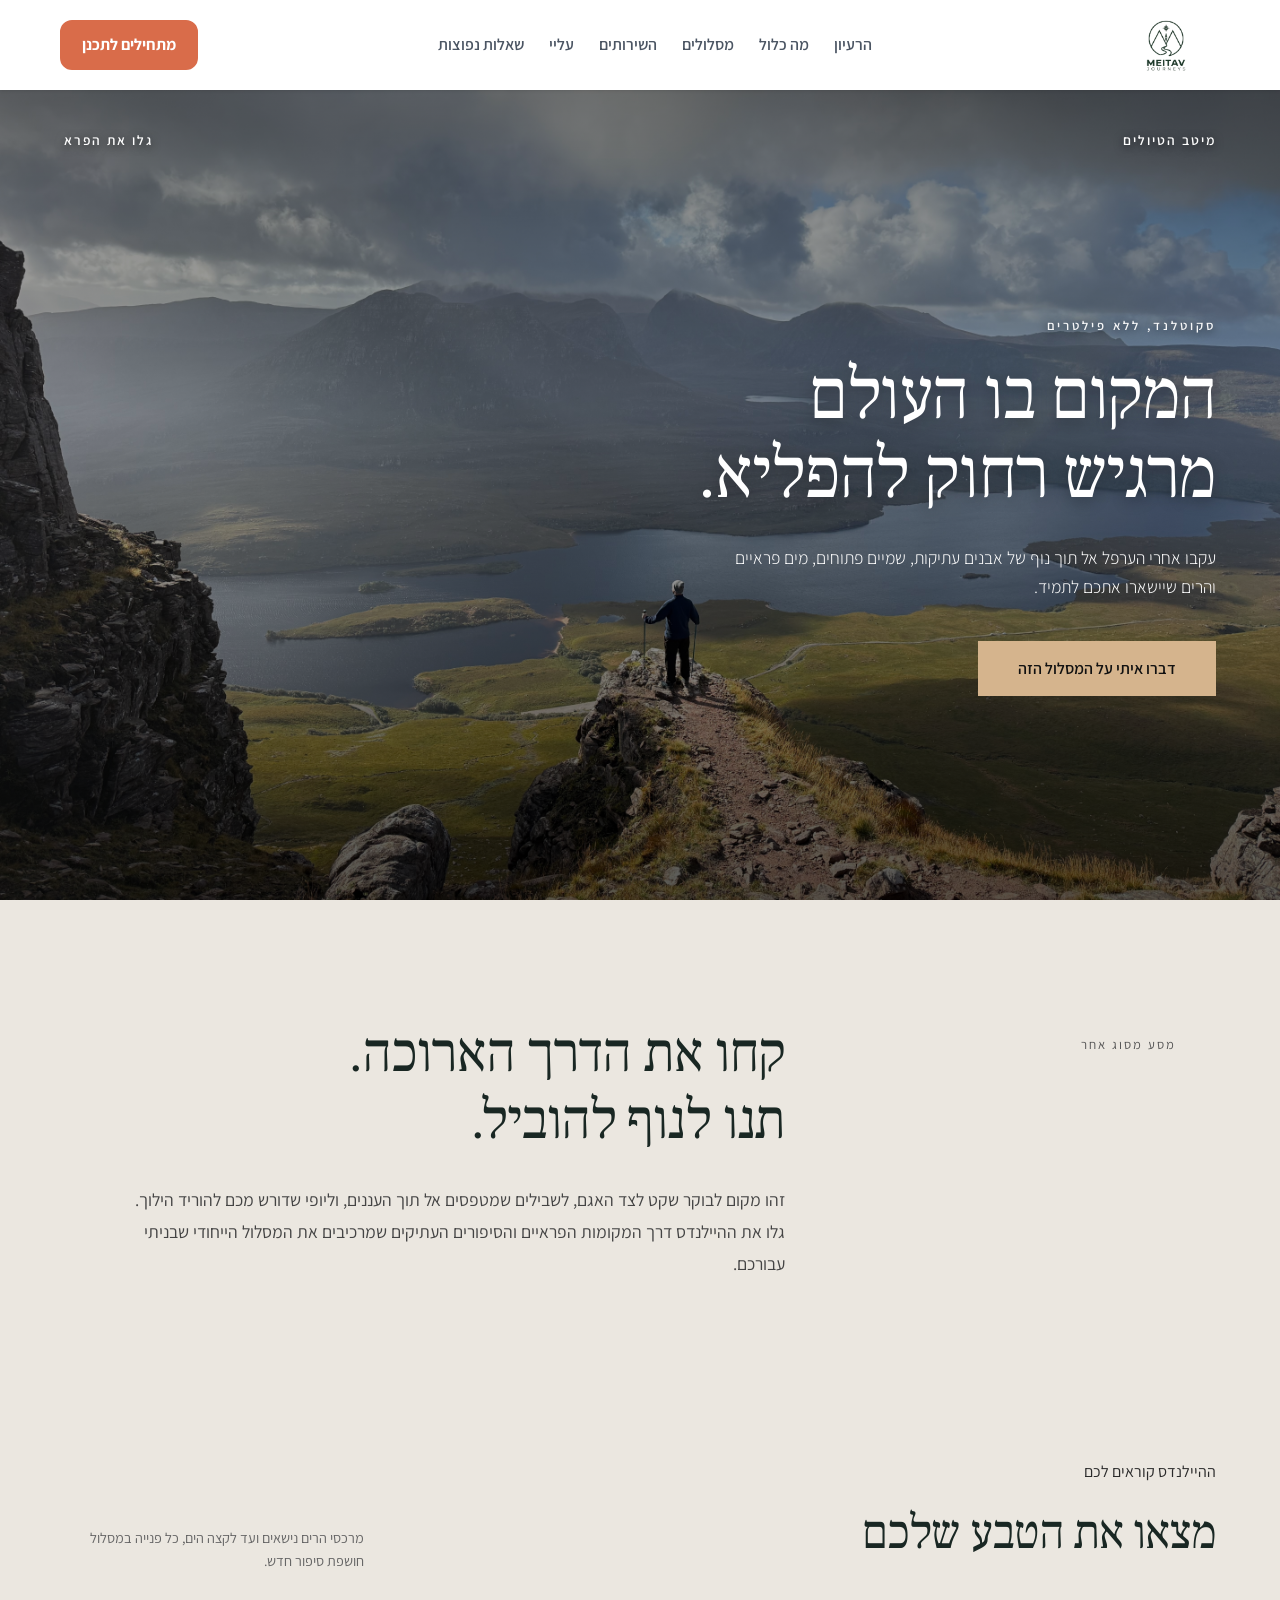
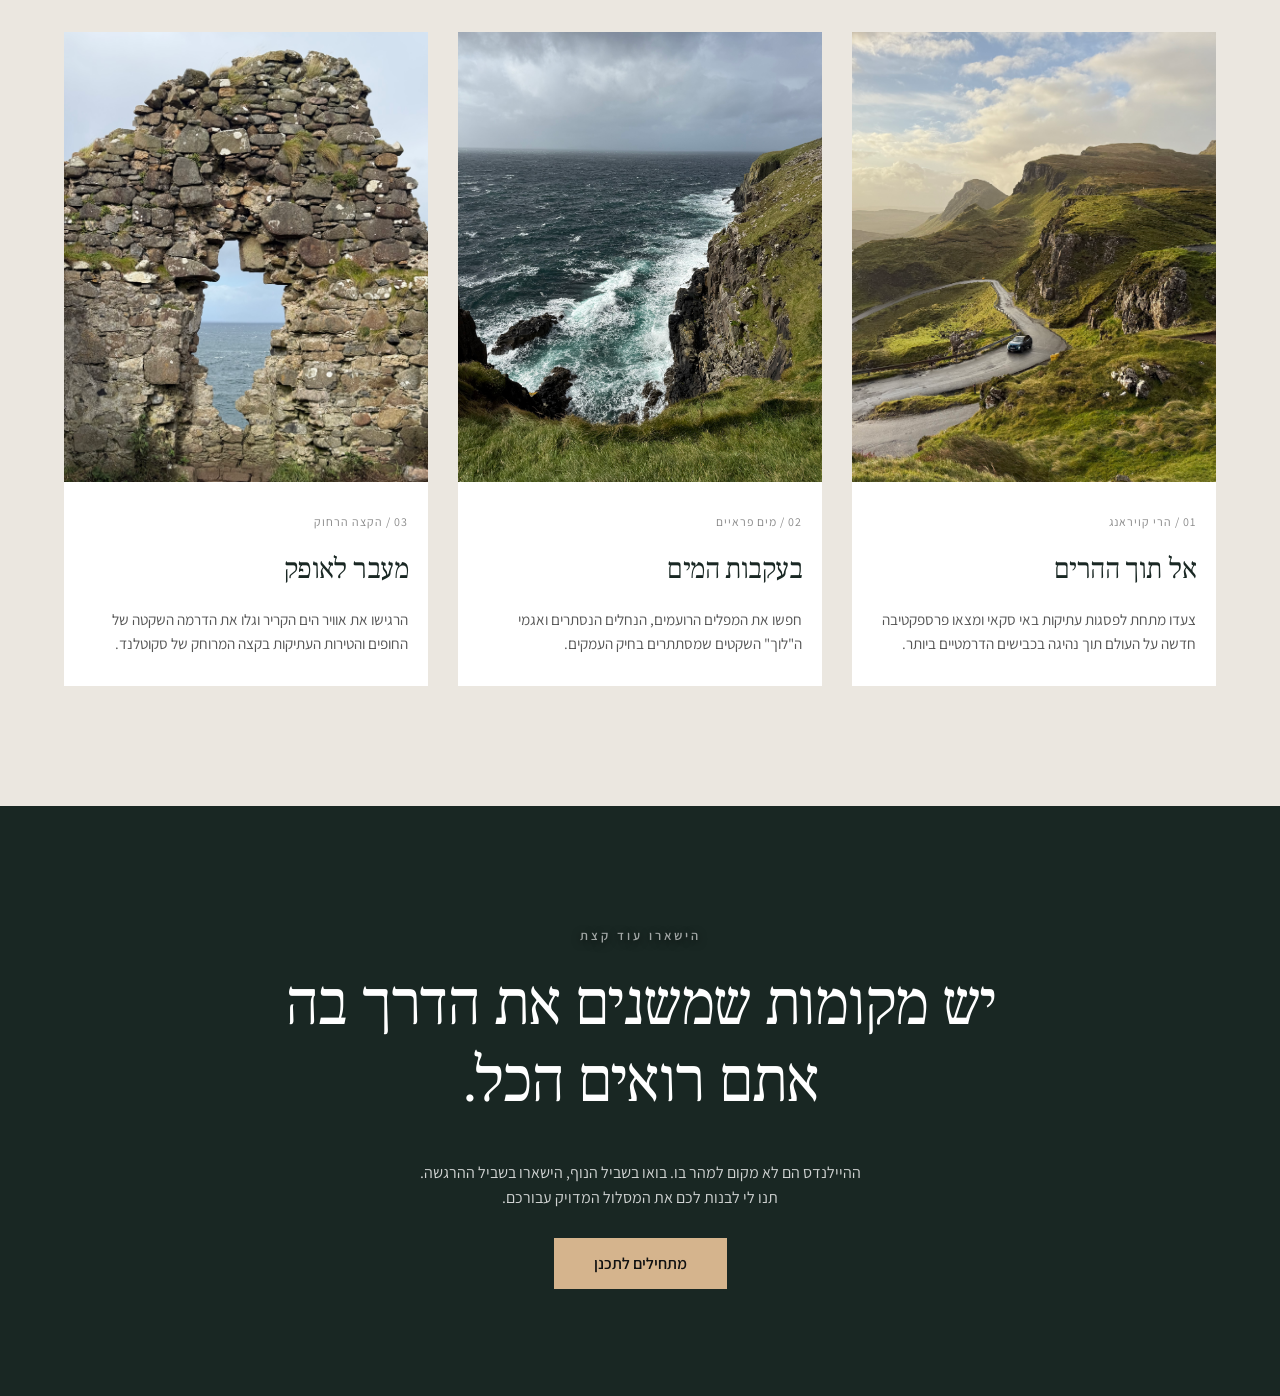
<file: destinations/scotland.html>
<!DOCTYPE html>
<html lang="he" dir="rtl">
<head>
    <meta charset="UTF-8">
    <meta name="viewport" content="width=device-width, initial-scale=1.0">
    <title>סקוטלנד - מסע אל ההיילנדס | מיטב הטיולים</title>

    <!-- Google Fonts -->
    <link rel="preconnect" href="https://fonts.googleapis.com">
    <link rel="preconnect" href="https://fonts.gstatic.com" crossorigin>
    <link href="https://fonts.googleapis.com/css2?family=Assistant:wght@300;400;600&family=Frank+Ruhl+Libre:wght@300;400;700&display=swap" rel="stylesheet">
    
    <!-- CSS -->
    <!-- קודם העיצוב הראשי (לתפריט, לפוטר וכו') -->
    <link rel="stylesheet" href="../css/style.css">
    <link rel="stylesheet" href="../css/form.css">
    <!-- ואז העיצוב המגזיני שדורס ומוסיף את סגנון היעדים -->
    <link rel="stylesheet" href="../css/magazine.css">

    <link rel="icon" type="image/jpeg" href="../images/favicon.jpg">
    <!-- Analytics Script -->
    <script src="../js/analytics.js"></script>
</head>
<main>
    <body class="magazine-layout">

        <!-- התפריט הראשי של האתר יוזרק לכאן אוטומטית -->
        <nav></nav>

        <!-- 1. HERO -->
        <header class="mag-hero" style="background-image: linear-gradient(to bottom, rgba(0,0,0,0.55) 0%, rgba(0,0,0,0.3) 40%, rgba(0,0,0,0.65) 100%), url('../images/scotland.jpg');">
            <div class="mag-hero-top">
                <span>מיטב הטיולים</span>
                <span>גלו את הפרא</span>
            </div>
            
            <div class="mag-hero-center">
                <span class="mag-eyebrow">סקוטלנד, ללא פילטרים</span>
                <div class="mag-title-box">
                    <h1>המקום בו העולם<br>מרגיש רחוק להפליא.</h1>
                </div>
                <p class="mag-hero-desc">עקבו אחרי הערפל אל תוך נוף של אבנים עתיקות, שמיים פתוחים, מים פראיים והרים שיישארו אתכם לתמיד.</p>
                <a href="https://wa.me/972000000000?text=%D7%94%D7%99%D7%99%20%D7%9E%D7%99%D7%98%D7%91,%20%D7%90%D7%A0%D7%99%20%D7%A8%D7%95%D7%A6%D7%94%20%D7%9C%D7%AA%D7%9B%D7%A0%D7%9F%20%D7%9E%D7%A1%D7%A2%20%D7%9C%D7%A1%D7%A7%D7%95%D7%98%D7%9C%D7%A0%D7%93" target="_blank" class="mag-btn">דברו איתי על המסלול הזה</a>
            </div>
        </header>

        <!-- 2. TEXT SECTION -->
        <section class="mag-text-section">
            <div class="eyebrow-dark">מסע מסוג אחר</div>
            <div class="mag-text-content">
                <h2>קחו את הדרך הארוכה.<br>תנו לנוף להוביל.</h2>
                <p>זהו מקום לבוקר שקט לצד האגם, לשבילים שמטפסים אל תוך העננים, וליופי שדורש מכם להוריד הילוך. גלו את ההיילנדס דרך המקומות הפראיים והסיפורים העתיקים שמרכיבים את המסלול הייחודי שבניתי עבורכם.</p>
            </div>
        </section>

        <!-- 3. GALLERY -->
        <section class="mag-gallery-section">
            <div class="mag-gallery-header">
                <div>
                    <div class="eyebrow-dark" style="margin-bottom: 10px;">ההיילנדס קוראים לכם</div>
                    <h2>מצאו את הטבע שלכם</h2>
                </div>
                <p style="max-width: 300px; font-size: 0.9rem; color: #666; margin: 0;">מרכסי הרים נישאים ועד לקצה הים, כל פנייה במסלול חושפת סיפור חדש.</p>
            </div>

            <div class="mag-grid">
                <div class="mag-card">
                    <img src="../images/scotland-1.jpg" alt="אל תוך ההרים">
                    <div class="mag-card-content">
                        <div class="mag-card-eyebrow">01 / הרי קויראנג</div>
                        <h3>אל תוך ההרים</h3>
                        <p>צעדו מתחת לפסגות עתיקות באי סקאי ומצאו פרספקטיבה חדשה על העולם תוך נהיגה בכבישים הדרמטיים ביותר.</p>
                    </div>
                </div>
                
                <div class="mag-card">
                    <img src="../images/scotland-2.jpg" alt="בעקבות המים">
                    <div class="mag-card-content">
                        <div class="mag-card-eyebrow">02 / מים פראיים</div>
                        <h3>בעקבות המים</h3>
                        <p>חפשו את המפלים הרועמים, הנחלים הנסתרים ואגמי ה"לוך" השקטים שמסתתרים בחיק העמקים.</p>
                    </div>
                </div>

                <div class="mag-card">
                    <img src="../images/scotland-3.jpg" alt="מעבר לאופק">
                    <div class="mag-card-content">
                        <div class="mag-card-eyebrow">03 / הקצה הרחוק</div>
                        <h3>מעבר לאופק</h3>
                        <p>הרגישו את אוויר הים הקריר וגלו את הדרמה השקטה של החופים והטירות העתיקות בקצה המרוחק של סקוטלנד.</p>
                    </div>
                </div>
            </div>
        </section>

        <!-- 4. BOTTOM / CALL TO ACTION -->
        <section class="mag-bottom">
            <div class="mag-eyebrow" style="color: rgba(255,255,255,0.6);">הישארו עוד קצת</div>
            <h2>יש מקומות שמשנים את הדרך בה אתם רואים הכל.</h2>
            <p style="margin-bottom: 40px; color: rgba(255,255,255,0.8);">ההיילנדס הם לא מקום למהר בו. בואו בשביל הנוף, הישארו בשביל ההרגשה.<br>תנו לי לבנות לכם את המסלול המדויק עבורכם.</p>
            <a href="https://wa.me/972000000000?text=%D7%94%D7%99%D7%99%20%D7%9E%D7%99%D7%98%D7%91,%20%D7%A7%D7%A8%D7%90%D7%AA%D7%99%20%D7%90%D7%AA%20%D7%94%D7%9E%D7%A1%D7%9C%D7%95%D7%9C%20%D7%9C%D7%A1%D7%A7%D7%95%D7%98%D7%9C%D7%A0%D7%93%20%D7%95%D7%90%D7%A0%D7%99%20%D7%A8%D7%95%D7%A6%D7%94%20%D7%9C%D7%94%D7%AA%D7%97%D7%99%D7%9C%20%D7%9C%D7%AA%D7%9B%D7%A0%D7%9F" class="mag-btn" target="_blank">מתחילים לתכנן</a>
        </section>

        <!-- SCRIPTS -->
        <script src="../js/navbar.js"></script>
        <script src="../js/analytics.js"></script>
        <script src="../js/lead-modal.js"></script>
        <script src="../js/config.js"></script>
    </body>
    </main>
</html>
</file>
<file: css/style.css>
/* ==========================================
   GLOBAL RESETS & CORE STYLES
   ========================================== */
* {
    box-sizing: border-box;
    margin: 0;
    padding: 0;
}

html {
    scroll-behavior: smooth;
}

body {
    font-family: 'Assistant', sans-serif;
    background-color: #FAF9F6;
    color: #2C3E50;
    line-height: 1.6;
}

.bg-white { background-color: #FFFFFF; }
.bg-light, .services-bg { background-color: #FAF8F5; } /* עודכן לשמנת מוארת ונקייה */

h1, h2, h3, h4, .logo, .nav-links a:hover, .item-text h4, .category-title {
    color: #1A2B4C;
}

h1, h2, h3 {
    letter-spacing: -0.02em;
}

/* ==========================================
   BUTTONS & BADGES
   ========================================== */
.btn-primary, .nav-btn, .card-btn.btn-secondary {
    background: #D96C4A;
    color: #ffffff;
    border: 2px solid #D96C4A;
    border-radius: 12px;
    font-weight: 700;
    text-decoration: none;
    transition: all 0.3s ease;
    text-align: center;
}

.btn-primary {
    padding: 12px 32px;
    font-size: 1.1rem;
    display: inline-block;
    box-shadow: 0 4px 6px rgba(0,0,0,0.1);
}

.nav-btn {
    padding: 10px 20px;
    display: inline-flex;
    align-items: center;
    gap: 8px;
}

.btn-primary:hover, .nav-btn:hover, .card-btn.btn-secondary:hover {
    background: #C85A32;
    border-color: #C85A32;
    transform: translateY(-3px);
}

.btn-outline {
    background: transparent;
    border: 2px solid #FAF9F6;
    color: #ffffff;
    padding: 12px 32px;
    border-radius: 12px;
    font-weight: 700;
    font-size: 1.1rem;
    text-decoration: none;
    display: inline-block;
    transition: all 0.3s ease;
    text-align: center;
}

.btn-outline:hover {
    background: #FAF9F6;
    color: #1A2B4C;
    transform: translateY(-3px);
}

.card-btn {
    display: block;
    text-align: center;
    background: #1A2B4C;
    color: #ffffff;
    padding: 12px;
    border-radius: 12px;
    text-decoration: none;
    font-weight: 700;
    transition: background 0.2s ease;
}

.card-btn:hover { background: #101c36; }
.service-card.highlight .card-btn { background: #D96C4A; }
.service-card.highlight .card-btn:hover { background: #C85A32; }

.badge, .eyebrow, .popular-badge { 
    background: #D96C4A; 
    color: #ffffff; 
    padding: 4px 12px; 
    border-radius: 50px; 
    font-size: 0.85rem; 
    font-weight: 700; 
    display: inline-block; 
    margin-bottom: 15px; 
}

/* ==========================================
   NAVIGATION BAR (NAV)
   ========================================== */
nav { background: #ffffff; box-shadow: 0 1px 3px rgba(0,0,0,0.1); position: sticky; top: 0; z-index: 50; }
.nav-container { max-width: 1200px; margin: 0 auto; padding: 15px 20px; display: flex; justify-content: space-between; align-items: center; }
.logo { font-weight: 700; font-size: 1.25rem; display: flex; align-items: center; gap: 10px; cursor: pointer; text-decoration: none; }
.logo-img { height: 60px; width: auto; object-fit: contain; display: block; }
.logo-subtext { font-size: 0.8rem; font-weight: 400; color: #6b7280; display: block; }
.nav-links { display: flex; gap: 25px; list-style: none; }
.nav-links a { color: #4b5563; text-decoration: none; font-weight: 600; transition: color 0.2s ease-in-out; }

/* ==========================================
   HERO SECTION
   ========================================== */
.hero {
    /* עודכן: שקיפות הופחתה ל-0.72 ול-0.15 כדי לתת לתמונה אוויר ומרחב */
    background: linear-gradient(to left, rgba(26, 43, 76, 0.72) 0%, rgba(26, 43, 76, 0.15) 100%),
                url('https://images.unsplash.com/photo-1488085061387-422e29b40080?ixlib=rb-4.0.3&auto=format&fit=crop&w=1920&q=80') center/cover;
    color: #ffffff; padding: 80px 20px; text-align: center; min-height: 65vh; display: flex; flex-direction: column; justify-content: center; align-items: center;
}
.hero h1 { font-size: 2.5rem; font-weight: 800; margin-bottom: 20px; line-height: 1.2; color: #ffffff; text-shadow: 0 2px 8px rgba(0, 0, 0, 0.4); } /* עודכן: הוספת הצללה לקריאות */
.hero p { font-size: 1.15rem; max-width: 700px; margin: 0 auto 30px; font-weight: 300; color: #e2e8f0; text-shadow: 0 2px 8px rgba(0, 0, 0, 0.4); } /* עודכן: הוספת הצללה לקריאות */
.hero-highlight { font-size: 1.4rem; font-weight: 700; margin-top: 10px; margin-bottom: 25px; color: #ffffff; text-shadow: 0 2px 8px rgba(0, 0, 0, 0.4); } /* עודכן: הוספת הצללה לקריאות */
.trust-line { font-size: 0.85rem; color: rgba(255, 255, 255, 0.9); margin-top: 20px; font-weight: 400; letter-spacing: 0.5px; text-shadow: 0 1px 4px rgba(0,0,0,0.5); }
.hero-buttons { display: flex; gap: 20px; justify-content: center; margin-top: 30px; flex-wrap: wrap; }

/* ==========================================
   PAGE SECTIONS & LAYOUT GUIDES
   ========================================== */
.section { max-width: 1200px; margin: 0 auto; padding: 80px 20px; }
.section-title { text-align: center; margin-bottom: 50px; }
.section-title h2 { font-size: 2.2rem; font-weight: 800; margin-bottom: 10px; }
.section-title p { color: #6b7280; font-size: 1.1rem; }
section .eyebrow { background: transparent; color: #D96C4A; padding: 0; display: block; font-size: 0.85rem; letter-spacing: 2px; text-transform: uppercase; margin-bottom: 12px;}

/* ==========================================
   UI CARDS (SERVICES, DESTINATIONS, INCLUDED)
   ========================================== */
.service-card, .dest-card, .included-item, .custom-banner {
    background: #ffffff;
    border-radius: 16px;
    border: none;
    box-shadow: 0 10px 30px rgba(26, 43, 76, 0.05);
    transition: transform 0.3s ease, box-shadow 0.3s ease;
}

.service-card:hover, .dest-card:hover, .included-item:hover {
    transform: translateY(-5px);
    box-shadow: 0 15px 35px rgba(26, 43, 76, 0.1);
}

/* התאמת כרטיסיית יעד לחיצה מלאה (כמו סקוטלנד) */
a.dest-card {
    text-decoration: none;
    color: inherit;
    display: block;
}

/* ==========================================
   SERVICES SECTION
   ========================================== */
.services-grid { display: grid; grid-template-columns: repeat(auto-fit, minmax(300px, 1fr)); gap: 30px; max-width: 1000px; margin: 0 auto; }
.service-card { padding: 40px 30px; position: relative; display: flex; flex-direction: column; }
.service-card.highlight { border-top: 5px solid #D96C4A; background-color: #FFFFFF; transform: translateY(-5px); }
.popular-badge { position: absolute; top: -15px; left: 50%; transform: translateX(-50%); }
.service-card h3 { font-size: 1.5rem; margin-bottom: 10px; font-weight: 700; }
.price { font-size: 1.3rem; font-weight: 800; color: #D96C4A; margin-bottom: 20px; }
.service-card p { margin-bottom: 25px; flex-grow: 1; }
.service-list { list-style: none; margin-bottom: 30px; }
.service-list li { margin-bottom: 12px; display: flex; align-items: center; gap: 10px; }
.service-list li::before { content: "✓"; color: #10B981; font-weight: bold; font-size: 1.1rem; }

/* ==========================================
   SPLIT SECTION ("הרעיון") & ABOUT
   ========================================== */
.split-section { display: flex; align-items: center; justify-content: space-between; gap: 50px; max-width: 1200px; margin: 0 auto; padding: 60px 20px; }
.split-content { flex: 1; min-width: 0; }
.split-content h2 { font-size: 2.2rem; margin-bottom: 20px; }
.numbered-list { display: flex; flex-direction: column; gap: 25px; margin: 0; padding: 0; }
.numbered-item { display: flex; gap: 20px; align-items: flex-start; }
.item-number { font-size: 2.5rem; font-weight: 800; color: #cbd5e1; line-height: 1; min-width: 50px; }
.item-text h4 { font-size: 1.15rem; margin-bottom: 5px; font-weight: 700; }
.item-text p { font-size: 0.95rem; color: #64748b; line-height: 1.5; margin: 0; text-align: right;}
.split-image { flex: 1; min-width: 0; height: 480px; border-radius: 8px; overflow: hidden; background: #f1f5f9; }
.split-image img, .about-img img { width: 100%; height: 100%; object-fit: cover; display: block; border-radius: 16px; }

.about-grid { display: flex; flex-wrap: wrap; align-items: center; gap: 50px; }
.about-img { flex: 1; min-width: 280px; text-align: center; }
.about-img img { max-width: 400px; box-shadow: 0 20px 25px -5px rgba(0,0,0,0.1); }
.about-text { flex: 1.5; min-width: 300px; }
.about-text h2 { font-size: 2rem; font-weight: 800; margin-bottom: 20px; }
.about-text h3 { font-size: 1.5rem; color: #374151; margin-bottom: 15px; font-weight: 700; }
.about-text p { text-align: right; font-size: 1.15rem; margin-bottom: 20px; line-height: 1.8; }

/* ==========================================
   CATEGORY TITLES & DESTINATIONS
   ========================================== */
.category-block { margin-bottom: 55px; }
.category-title { font-size: 1.6rem; font-weight: 800; background: linear-gradient(to top, #FAF8F5, #e2e8f0); padding: 10px 30px; border-bottom: 3px solid #D96C4A; border-radius: 8px; width: fit-content; margin: 0 auto 25px auto; display: flex; align-items: center; justify-content: center; gap: 10px; box-shadow: 0 2px 4px rgba(0,0,0,0.05); }
.dest-grid { display: flex; gap: 20px; overflow-x: auto; padding-bottom: 20px; scroll-snap-type: x mandatory; -webkit-overflow-scrolling: touch; }
.dest-grid::-webkit-scrollbar { height: 8px; }
.dest-grid::-webkit-scrollbar-track { background: #f1f5f9; border-radius: 4px; }
.dest-grid::-webkit-scrollbar-thumb { background: #94a3b8; border-radius: 4px; }
.dest-card { flex: 0 0 320px; scroll-snap-align: start; overflow: hidden; }
.dest-img { height: 180px; position: relative; overflow: hidden; }
.duration-tag { position: absolute; top: 15px; right: 15px; background: rgba(255, 255, 255, 0.95); padding: 6px 12px; border-radius: 4px; font-size: 0.8rem; font-weight: 700; z-index: 2; }
.dest-img img { width: 100%; height: 100%; object-fit: cover; transition: transform 0.5s ease; }
.dest-card:hover .dest-img img { transform: scale(1.1); }
.dest-overlay { position: absolute; inset: 0; background: linear-gradient(to top, rgba(0,0,0,0.6), transparent); }
.dest-title { position: absolute; bottom: 15px; right: 15px; color: #ffffff; font-size: 1.25rem; font-weight: 700; }
.dest-content { padding: 20px; }
.dest-content p { font-size: 0.9rem; margin-bottom: 15px; text-align: right;}
.dest-link { color: #1A2B4C; font-weight: 600; text-decoration: none; font-size: 0.9rem; display: inline-flex; align-items: center; gap: 5px; }

/* ==========================================
   WHAT'S INCLUDED (מה כלול) & CUSTOM BANNER
   ========================================== */
.included-grid { display: grid; grid-template-columns: repeat(auto-fit, minmax(280px, 1fr)); gap: 30px; margin-top: 40px; }
.included-item { padding: 30px; }
.included-icon { font-size: 2.2rem; margin-bottom: 15px; display: inline-block; }
.included-item h4 { margin-bottom: 10px; font-size: 1.15rem; font-weight: 700; }
.included-item p { font-size: 0.95rem; line-height: 1.5; margin: 0; text-align: right;}

.custom-banner { padding: 40px; text-align: center; margin-top: 50px; }
.custom-banner h3 { font-size: 1.5rem; margin-bottom: 10px; }
.custom-banner p { margin-bottom: 25px; }

/* ==========================================
   FAQ ACCORDION (שאלות נפוצות)
   ========================================== */
.faq-container { max-width: 800px; margin: 40px auto 0 auto; }
details.faq-item { background: #ffffff; border-radius: 16px; margin-bottom: 15px; padding: 20px 25px; transition: all 0.3s ease; box-shadow: 0 4px 10px rgba(26, 43, 76, 0.03); }
details.faq-item summary { font-weight: 700; cursor: pointer; font-size: 1.1rem; list-style: none; position: relative; padding-left: 30px; outline: none; }
details.faq-item summary::-webkit-details-marker { display: none; }
details.faq-item summary::after { content: "+"; position: absolute; left: 0; top: 50%; transform: translateY(-50%); font-size: 1.8rem; color: #D96C4A; font-weight: 400; line-height: 1; }
details.faq-item[open] summary::after { content: "−"; }
details.faq-item p { margin-top: 15px; line-height: 1.6; font-size: 1rem; text-align: right;}

/* ==========================================
   FOOTER & WHATSAPP FLOAT
   ========================================== */
footer { background: #111827; color: #9ca3af; padding: 40px 20px; text-align: center; border-top: 4px solid #D96C4A; }
.footer-content { max-width: 1200px; margin: 0 auto; display: flex; justify-content: space-between; align-items: center; flex-wrap: wrap; gap: 20px; }
.admin-link { color: #4b5563; text-decoration: none; font-size: 0.85rem; }
.admin-link:hover { color: #9ca3af; }

.whatsapp-float { 
    position: fixed; 
    bottom: 25px; 
    right: 25px; 
    background: #25D366; 
    color: #ffffff; 
    width: 60px; 
    height: 60px; 
    border-radius: 50%; 
    display: flex; 
    align-items: center; 
    justify-content: center; 
    box-shadow: 0 10px 25px rgba(0,0,0,0.2); 
    z-index: 100; 
    transition: transform 0.2s ease; 
    text-decoration: none; 
}
.whatsapp-float:hover { transform: scale(1.1); }
.whatsapp-float svg { width: 35px; height: 35px; fill: #ffffff; }

.whatsapp-float::before {
    content: "זמין להתייעצות";
    position: absolute;
    right: 70px;
    top: 50%;
    transform: translateY(-50%);
    background: #ffffff;
    color: #1A2B4C;
    padding: 6px 14px;
    border-radius: 20px;
    font-size: 0.85rem;
    font-weight: 700;
    white-space: nowrap;
    box-shadow: 0 4px 12px rgba(0,0,0,0.15);
    opacity: 0;
    pointer-events: none;
    transition: opacity 0.3s ease;
}

/* ==========================================
   RESPONSIVE MEDIA QUERIES
   ========================================== */
@media (min-width: 769px) {
    .whatsapp-float:hover::before { opacity: 1; }
}

@media (max-width: 900px) {
    .split-section { flex-direction: column; }
    .split-image { width: 100%; height: 320px; }
}

@media (max-width: 768px) {
    .hero h1 { font-size: 2rem; }
    .nav-links { display: none; }
    .dest-card { flex: 0 0 280px; }
    .hero-buttons { flex-direction: column; gap: 15px; width: 100%; padding: 0 20px; }
    .btn-primary, .btn-outline { width: 100%; }
    .about-grid { flex-direction: column; text-align: center; }
    .about-text p { text-align: center; }
    
    .whatsapp-float::before {
        opacity: 1;
        right: 65px;
        font-size: 0.75rem;
        padding: 5px 10px;
    }
}
</file>
<file: css/form.css>
/* ==========================================
   FORM & MODAL EDITORIAL STYLES (MOBILE FIXED)
   ========================================== */

/* רקע כהה לשקיפות כשעולה פופ-אפ */
.form-overlay {
    display: none;
    position: fixed;
    inset: 0;
    background: rgba(26, 43, 76, 0.75);
    backdrop-filter: blur(5px);
    z-index: 999;
    /* שינוי ל-flex-start עם מרווח למעלה כדי שהאיקס לא ייחתך לעולם */
    justify-content: center;
    align-items: flex-start;
    padding: 40px 15px 30px 15px;
    overflow-y: auto; /* מאפשר גלילה חלקה במובייל */
}

.form-overlay.active {
    display: flex;
}

.form-container-box {
    width: 100%;
    max-width: 600px;
    background: #ffffff;
    /* הגדלנו קצת את הרווח למעלה (padding-top) כדי שהכותרת והאיקס ינשuמו */
    padding: 45px 25px 30px 25px;
    border-radius: 20px;
    box-shadow: 0 20px 40px rgba(26, 43, 76, 0.2);
    position: relative;
    animation: fadeInScale 0.3s ease;
    margin-bottom: 40px; /* מרווח נוח בגלילה למטה */
}

@keyframes fadeInScale {
    from { opacity: 0; transform: scale(0.95); }
    to { opacity: 1; transform: scale(1); }
}

/* כפתור סגירה מוגדל, בולט ונגיש תמיד בפינה השמאלית */
.form-close-btn {
    position: absolute;
    top: 15px;
    left: 15px;
    background: #f1f5f9;
    border: none;
    width: 42px;
    height: 42px;
    border-radius: 50%;
    font-size: 1.4rem;
    font-weight: bold;
    cursor: pointer;
    color: #1A2B4C;
    display: flex;
    align-items: center;
    justify-content: center;
    transition: background 0.2s;
    z-index: 10;
}

.form-close-btn:hover {
    background: #e2e8f0;
}

.form-header {
    text-align: center;
    margin-bottom: 25px;
    margin-top: 10px;
}

.form-header h2 {
    font-family: 'Frank Ruhl Libre', serif;
    font-size: 1.8rem;
    color: #1A2B4C;
    margin-bottom: 8px;
}

.form-header p {
    color: #64748b;
    font-size: 0.95rem;
}

.form-group {
    margin-bottom: 18px;
}

.form-group label {
    display: block;
    font-weight: 600;
    color: #1A2B4C;
    margin-bottom: 6px;
    font-size: 0.9rem;
}

.form-control {
    width: 100%;
    padding: 12px 16px;
    border: 1px solid #cbd5e1;
    border-radius: 12px;
    font-family: 'Assistant', sans-serif;
    font-size: 1rem;
    background-color: #FAF9F6;
    color: #2C3E50;
    transition: all 0.3s ease;
}

.form-control:focus {
    outline: none;
    border-color: #D96C4A;
    background-color: #ffffff;
    box-shadow: 0 0 0 3px rgba(217, 108, 74, 0.15);
}

textarea.form-control {
    resize: vertical;
    min-height: 90px;
}

.submit-lead-btn {
    width: 100%;
    background: #D96C4A;
    color: #ffffff;
    border: none;
    padding: 14px;
    border-radius: 12px;
    font-size: 1.05rem;
    font-weight: 700;
    cursor: pointer;
    transition: background 0.3s ease, transform 0.2s ease;
    box-shadow: 0 4px 12px rgba(217, 108, 74, 0.25);
    margin-top: 10px;
}

.submit-lead-btn:hover {
    background: #C85A32;
}

.form-success-message {
    display: none;
    text-align: center;
    padding: 30px 0;
}

.form-success-message h3 {
    font-family: 'Frank Ruhl Libre', serif;
    font-size: 1.6rem;
    color: #10B981;
    margin-bottom: 10px;
}

.form-success-message p {
    color: #64748b;
    font-size: 0.95rem;
}

/* התאמות נוספות למובייל קטן במיוחד */
@media (max-width: 480px) {
    .form-overlay {
        padding: 20px 10px;
    }
    .form-container-box {
        padding: 40px 15px 25px 15px;
    }
    .form-header h2 {
        font-size: 1.5rem;
    }
}
</file>
<file: css/magazine.css>
/* ==========================================
   MAGAZINE / EDITORIAL DESTINATION STYLES
   ========================================== */

:root {
    --mag-bg: #EBE7E0; /* רקע שמנת חמים */
    --mag-text: #2A2A2A;
    --mag-accent: #192723; /* ירוק/שחור עמוק */
    --mag-serif: 'Frank Ruhl Libre', serif; /* פונט הכותרות המהודר */
    --mag-sans: 'Assistant', sans-serif;
}

body.magazine-layout {
    background-color: var(--mag-bg);
    color: var(--mag-text);
    font-family: var(--mag-sans);
}

/* 1. HERO SECTION */
.mag-hero {
    position: relative;
    height: 90vh;
    background-position: center;
    background-size: cover;
    color: #ffffff;
    display: flex;
    flex-direction: column;
    padding: 40px 5%;
}


.mag-hero-top {
    display: flex;
    justify-content: space-between;
    font-size: 0.85rem;
    font-weight: 600;
    letter-spacing: 2px;
    text-transform: uppercase;
    z-index: 2;
    text-shadow: 0 2px 10px rgba(0, 0, 0, 0.75);
}


.mag-hero-center {
    flex-grow: 1;
    display: flex;
    flex-direction: column;
    justify-content: center;
    align-items: flex-start;
    max-width: 800px;
    z-index: 2;
}

.mag-eyebrow {
    font-size: 0.8rem;
    font-weight: 600;
    letter-spacing: 3px;
    margin-bottom: 20px;
    color: rgba(255, 255, 255, 0.95);
    text-shadow: 0 2px 8px rgba(0, 0, 0, 0.75);
}

.mag-title-box {
    margin-bottom: 30px;
}

.mag-title-box h1 {
    font-family: var(--mag-serif);
    font-size: 4.5rem;
    font-weight: 400;
    line-height: 1.1;
    margin: 0;
    text-shadow: 0 4px 15px rgba(0,0,0,0.3);
    color: #ffffff !important;
}

.mag-hero-desc {
    font-size: 1.1rem;
    max-width: 500px;
    line-height: 1.6;
    margin-bottom: 40px;
    font-weight: 300;
}

.mag-btn {
    background: #D5B48D;
    color: #111;
    border: none;
    padding: 15px 40px;
    font-family: var(--mag-sans);
    font-weight: 600;
    font-size: 1rem;
    cursor: pointer;
    text-decoration: none;
    transition: 0.3s;
}

.mag-btn:hover {
    background: #c3a17a;
    transform: translateY(-3px);
}

/* 2. TEXT SECTION */
.mag-text-section {
    padding: 120px 5%;
    max-width: 1200px;
    margin: 0 auto;
    display: grid;
    grid-template-columns: 1fr 2fr;
    gap: 50px;
}

.mag-text-section .eyebrow-dark {
    font-size: 0.8rem;
    letter-spacing: 2px;
    color: #555;
    margin-top: 15px;
}

.mag-text-content h2 {
    font-family: var(--mag-serif);
    font-size: 3.5rem;
    font-weight: 400;
    line-height: 1.2;
    color: var(--mag-accent) !important;
    margin-bottom: 30px;
}

.mag-text-content p {
    font-size: 1.1rem;
    line-height: 1.8;
    color: #444;
    max-width: 650px;
}

/* 3. GALLERY SECTION */
.mag-gallery-section {
    padding: 60px 5% 120px;
    max-width: 1400px;
    margin: 0 auto;
}

.mag-gallery-header {
    display: flex;
    justify-content: space-between;
    align-items: flex-end;
    margin-bottom: 60px;
}

.mag-gallery-header h2 {
    font-family: var(--mag-serif);
    font-size: 3rem;
    font-weight: 400;
    margin: 10px 0 0 0;
    color: var(--mag-accent) !important;
}

.mag-grid {
    display: grid;
    grid-template-columns: repeat(3, 1fr);
    gap: 30px;
}

.mag-card {
    background: #ffffff;
    display: flex;
    flex-direction: column;
}

.mag-card img {
    width: 100%;
    height: 450px;
    object-fit: cover;
}

.mag-card-content {
    padding: 30px 20px;
}

.mag-card-eyebrow {
    font-size: 0.75rem;
    letter-spacing: 1px;
    color: #888;
    margin-bottom: 15px;
}

.mag-card h3 {
    font-family: var(--mag-serif);
    font-size: 1.8rem;
    font-weight: 400;
    margin-bottom: 15px;
    color: var(--mag-accent) !important;
}

.mag-card p {
    font-size: 0.95rem;
    color: #555;
    line-height: 1.6;
}

/* 4. BOTTOM SECTION */
.mag-bottom {
    background: var(--mag-accent);
    color: #fff;
    padding: 120px 5%;
    text-align: center;
}

.mag-bottom h2 {
    font-family: var(--mag-serif);
    font-size: 4rem;
    font-weight: 400;
    max-width: 800px;
    margin: 20px auto 40px;
    line-height: 1.2;
    color: #ffffff !important;
}

/* Responsive */
@media(max-width: 900px) {
    .mag-text-section { grid-template-columns: 1fr; }
    .mag-grid { grid-template-columns: 1fr; }
    .mag-title-box h1 { font-size: 3rem; }
    .mag-title-box { padding: 20px; }
    .mag-card img { height: 350px; }
}
</file>
